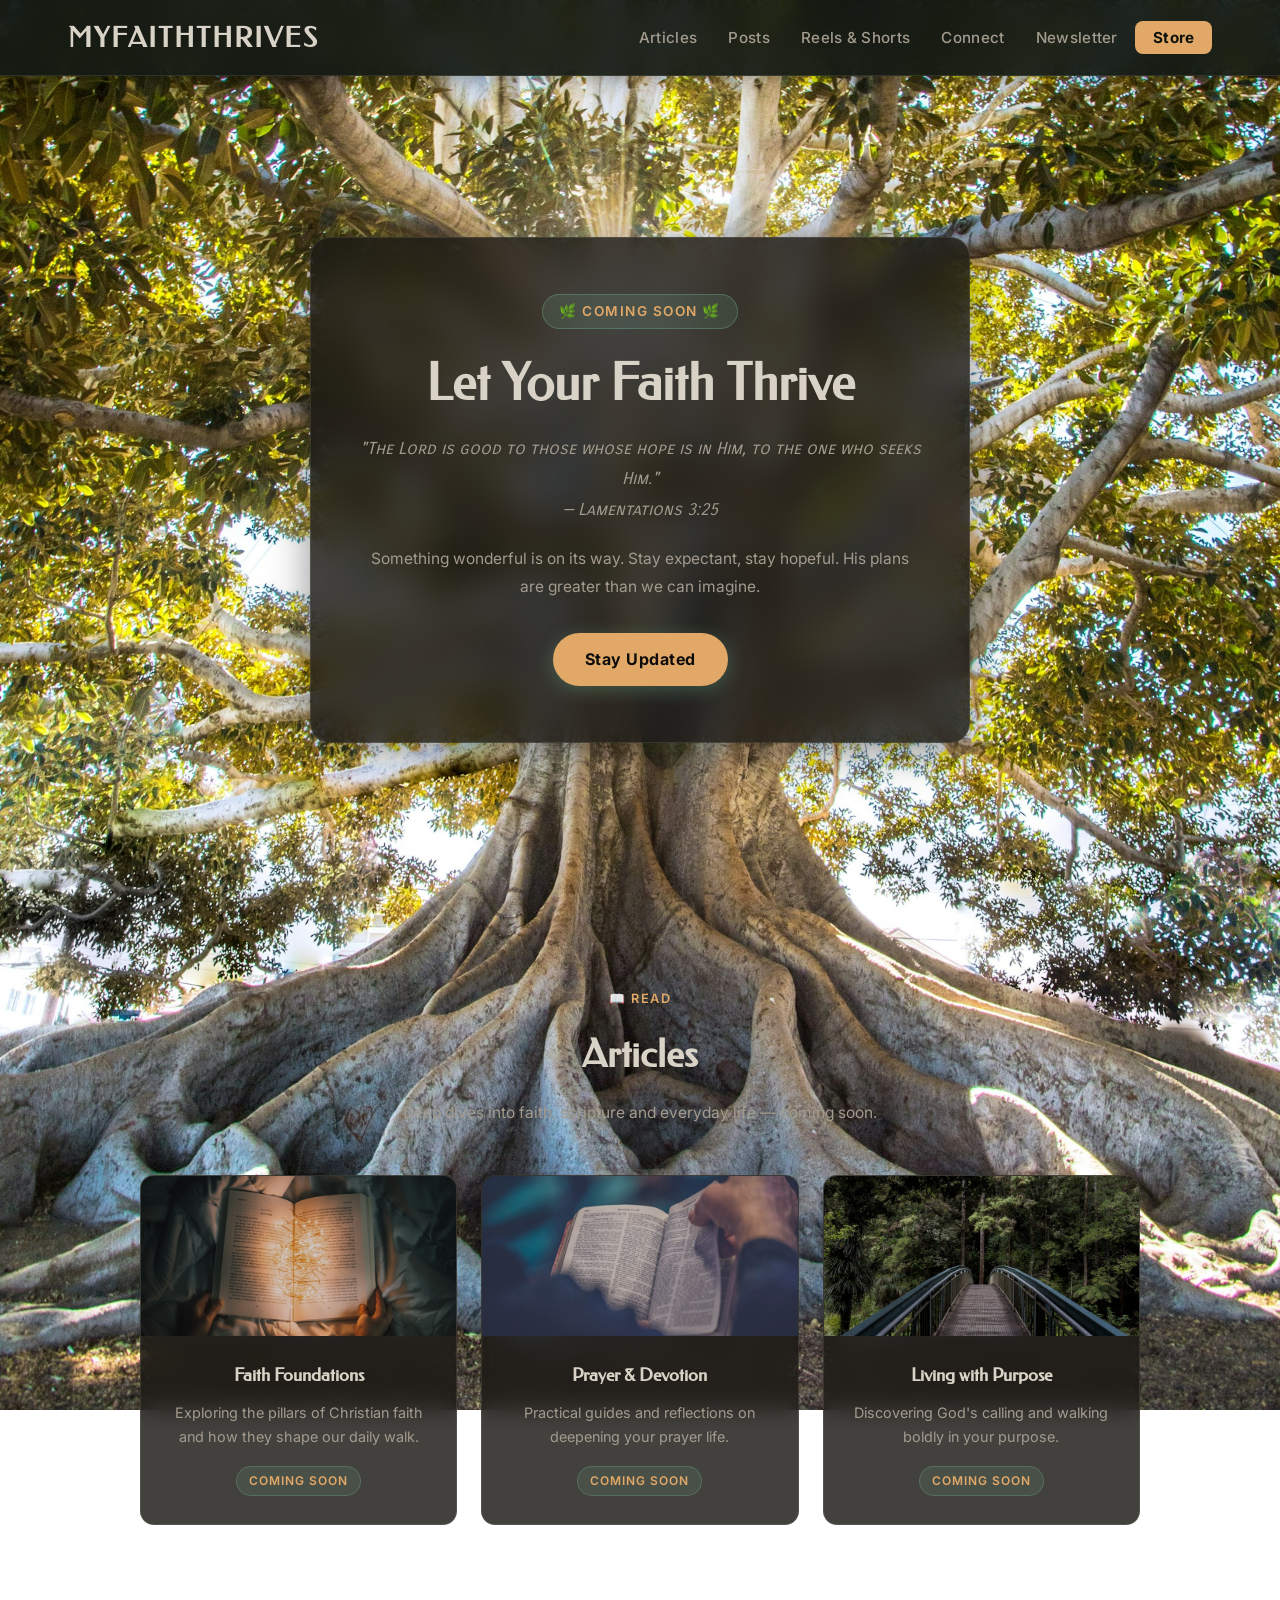
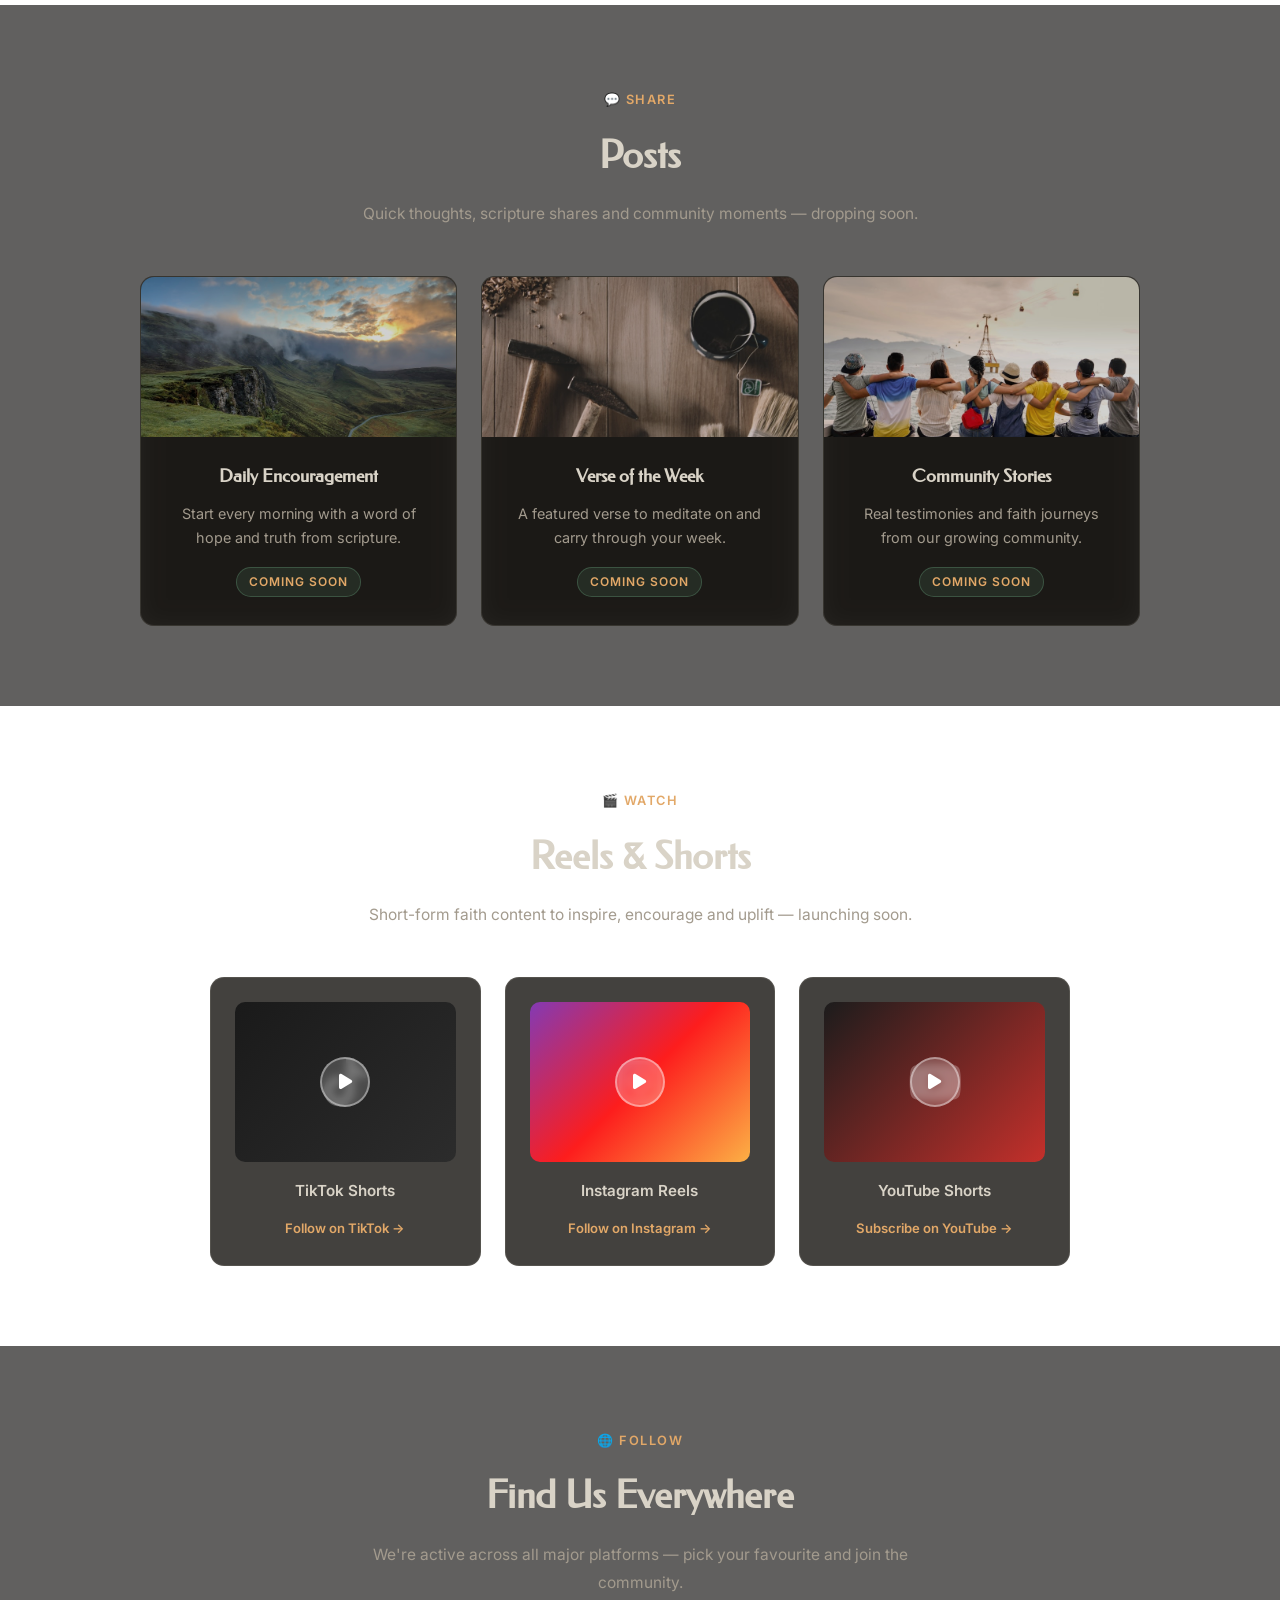
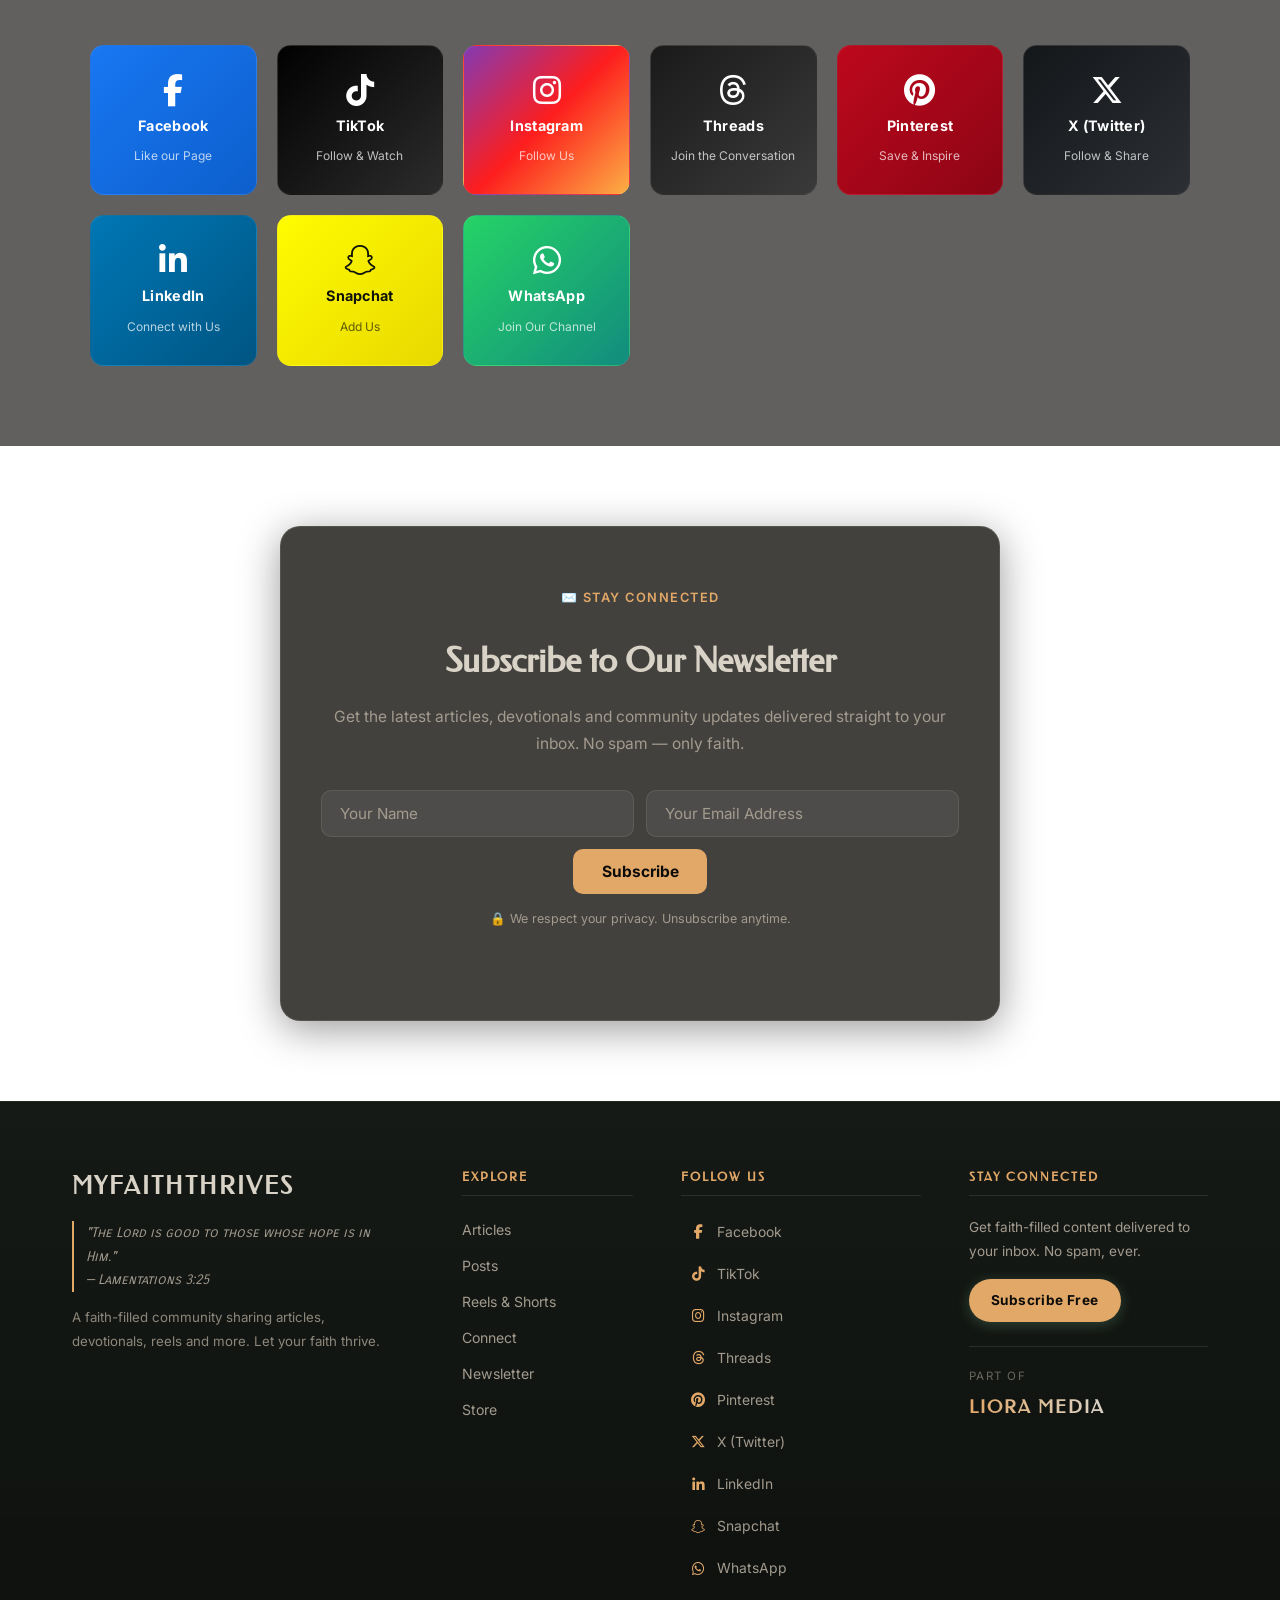
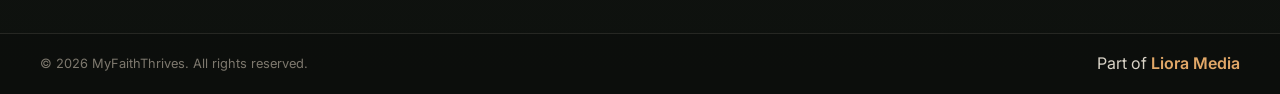
<file: index.html>
<!DOCTYPE html>
<html lang="en">
<head>
    <meta charset="UTF-8">
    <meta name="viewport" content="width=device-width, initial-scale=1.0">
    <title>MyFaithThrives – Faith, Hope & Community</title>
    <meta name="description" content="MyFaithThrives – Inspiring articles, posts, reels and a faith-filled community. Stay connected and let your faith thrive.">

    <!-- External CSS -->
    <link rel="stylesheet" href="style.css">

    <!-- Favicon Links -->
    <link rel="apple-touch-icon" sizes="180x180" href="images/favicon/apple-touch-icon.png">
    <link rel="icon" type="image/png" sizes="32x32" href="images/favicon/favicon-32x32.png">
    <link rel="icon" type="image/png" sizes="16x16" href="images/favicon/favicon-16x16.png">
    <link rel="manifest" href="images/favicon/site.webmanifest">
</head>
<body>

<!-- ═══════════════ HEADER ═══════════════ -->
<header>
    <div class="header-container">
        <a href="index.html" class="logo" aria-label="MyFaithThrives Home">MyFaithThrives</a>
        <button class="hamburger" id="hamburger-btn" aria-label="Toggle Navigation">
            <span class="bar"></span>
            <span class="bar"></span>
            <span class="bar"></span>
        </button>
        <nav class="navbar" id="main-navbar">
            <ul class="nav-menu">
                <li><a href="#articles">Articles</a></li>
                <li><a href="#posts">Posts</a></li>
                <li><a href="#reels">Reels & Shorts</a></li>
                <li><a href="#connect">Connect</a></li>
                <li><a href="#newsletter">Newsletter</a></li>
                <li><a href="store.html" class="nav-store-btn">Store</a></li>
            </ul>
        </nav>
    </div>
</header>

<main>

    <!-- ═══════════════ HERO ═══════════════ -->
    <section class="hero" id="hero">
        <div class="hero-content">
            <span class="hero-tag">🌿 Coming Soon 🌿</span>
            <h2 class="hero-title">Let Your Faith Thrive</h2>
            <p class="hero-scripture">"The Lord is good to those whose hope is in Him, to the one who seeks Him."<br><em>— Lamentations 3:25</em></p>
            <p class="hero-sub">Something wonderful is on its way. Stay expectant, stay hopeful. His plans are greater than we can imagine.</p>
            <a href="#newsletter" class="cta-btn">Stay Updated</a>
        </div>
    </section>

    <!-- ═══════════════ ARTICLES ═══════════════ -->
    <section class="section" id="articles">
        <div class="section-header">
            <span class="section-tag">📖 Read</span>
            <h2 class="section-title">Articles</h2>
            <p class="section-sub">Deep dives into faith, scripture and everyday life — coming soon.</p>
        </div>
        <div class="cards-grid">
            <div class="card placeholder-card">
                <!-- Local: Open Bible -->
                <img class="card-img" src="images/faith/bible.jpg" alt="Open Bible" loading="lazy">
                <div class="card-body">
                    <h3 class="card-title">Faith Foundations</h3>
                    <p class="card-desc">Exploring the pillars of Christian faith and how they shape our daily walk.</p>
                    <span class="card-badge">Coming Soon</span>
                </div>
            </div>
            <div class="card placeholder-card">
                <!-- Local: Praying hands -->
                <img class="card-img" src="images/faith/prayer.jpg" alt="Praying hands" loading="lazy">
                <div class="card-body">
                    <h3 class="card-title">Prayer &amp; Devotion</h3>
                    <p class="card-desc">Practical guides and reflections on deepening your prayer life.</p>
                    <span class="card-badge">Coming Soon</span>
                </div>
            </div>
            <div class="card placeholder-card">
                <!-- Local: Sunrise path -->
                <img class="card-img" src="images/faith/sunrise-path.jpg" alt="Sunrise mountain path" loading="lazy">
                <div class="card-body">
                    <h3 class="card-title">Living with Purpose</h3>
                    <p class="card-desc">Discovering God's calling and walking boldly in your purpose.</p>
                    <span class="card-badge">Coming Soon</span>
                </div>
            </div>
        </div>
    </section>

    <!-- ═══════════════ POSTS ═══════════════ -->
    <section class="section section-alt" id="posts">
        <div class="section-header">
            <span class="section-tag">💬 Share</span>
            <h2 class="section-title">Posts</h2>
            <p class="section-sub">Quick thoughts, scripture shares and community moments — dropping soon.</p>
        </div>
        <div class="cards-grid">
            <div class="card placeholder-card">
                <!-- Local: Golden sunrise -->
                <img class="card-img" src="images/faith/sunrise.jpg" alt="Sunrise landscape" loading="lazy">
                <div class="card-body">
                    <h3 class="card-title">Daily Encouragement</h3>
                    <p class="card-desc">Start every morning with a word of hope and truth from scripture.</p>
                    <span class="card-badge">Coming Soon</span>
                </div>
            </div>
            <div class="card placeholder-card">
                <!-- Local: Handwritten scripture -->
                <img class="card-img" src="images/faith/scripture.jpg" alt="Handwritten scripture" loading="lazy">
                <div class="card-body">
                    <h3 class="card-title">Verse of the Week</h3>
                    <p class="card-desc">A featured verse to meditate on and carry through your week.</p>
                    <span class="card-badge">Coming Soon</span>
                </div>
            </div>
            <div class="card placeholder-card">
                <!-- Local: Community hands -->
                <img class="card-img" src="images/faith/community.jpg" alt="Community together" loading="lazy">
                <div class="card-body">
                    <h3 class="card-title">Community Stories</h3>
                    <p class="card-desc">Real testimonies and faith journeys from our growing community.</p>
                    <span class="card-badge">Coming Soon</span>
                </div>
            </div>
        </div>
    </section>

    <!-- ═══════════════ REELS & SHORTS ═══════════════ -->
    <section class="section" id="reels">
        <div class="section-header">
            <span class="section-tag">🎬 Watch</span>
            <h2 class="section-title">Reels &amp; Shorts</h2>
            <p class="section-sub">Short-form faith content to inspire, encourage and uplift — launching soon.</p>
        </div>
        <div class="reels-grid">
            <div class="reel-card">
                <div class="reel-thumb">
                    <i class="fab fa-tiktok reel-platform-icon"></i>
                    <div class="reel-play"><i class="fas fa-play"></i></div>
                </div>
                <p class="reel-label">TikTok Shorts</p>
                <a href="https://www.tiktok.com/@user8269494801996" target="_blank" class="reel-link">Follow on TikTok →</a>
            </div>
            <div class="reel-card">
                <div class="reel-thumb reel-thumb-ig">
                    <i class="fab fa-instagram reel-platform-icon"></i>
                    <div class="reel-play"><i class="fas fa-play"></i></div>
                </div>
                <p class="reel-label">Instagram Reels</p>
                <a href="https://www.instagram.com/myfaiththrives/" target="_blank" class="reel-link">Follow on Instagram →</a>
            </div>
            <div class="reel-card">
                <div class="reel-thumb reel-thumb-yt">
                    <i class="fab fa-youtube reel-platform-icon"></i>
                    <div class="reel-play"><i class="fas fa-play"></i></div>
                </div>
                <p class="reel-label">YouTube Shorts</p>
                <a href="https://www.youtube.com/@MyFaithThrives" target="_blank" class="reel-link">Subscribe on YouTube →</a>
            </div>
        </div>
    </section>

    <!-- ═══════════════ CONNECT / SOCIALS ═══════════════ -->
    <section class="section section-alt" id="connect">
        <div class="section-header">
            <span class="section-tag">🌐 Follow</span>
            <h2 class="section-title">Find Us Everywhere</h2>
            <p class="section-sub">We're active across all major platforms — pick your favourite and join the community.</p>
        </div>
        <div class="socials-showcase">

            <a href="https://www.facebook.com/profile.php?id=61573263993842" target="_blank" class="social-card facebook-card" aria-label="Facebook">
                <i class="fab fa-facebook-f social-card-icon"></i>
                <span class="social-card-name">Facebook</span>
                <span class="social-card-action">Like our Page</span>
            </a>

            <a href="https://www.tiktok.com/@user8269494801996" target="_blank" class="social-card tiktok-card" aria-label="TikTok">
                <i class="fab fa-tiktok social-card-icon"></i>
                <span class="social-card-name">TikTok</span>
                <span class="social-card-action">Follow &amp; Watch</span>
            </a>

            <a href="https://www.instagram.com/myfaiththrives/" target="_blank" class="social-card instagram-card" aria-label="Instagram">
                <i class="fab fa-instagram social-card-icon"></i>
                <span class="social-card-name">Instagram</span>
                <span class="social-card-action">Follow Us</span>
            </a>

            <a href="https://www.threads.net/@myfaiththrives" target="_blank" class="social-card threads-card" aria-label="Threads">
                <i class="fab fa-threads social-card-icon"></i>
                <span class="social-card-name">Threads</span>
                <span class="social-card-action">Join the Conversation</span>
            </a>

            <a href="https://pinterest.com/myfaiththrives/" target="_blank" class="social-card pinterest-card" aria-label="Pinterest">
                <i class="fab fa-pinterest social-card-icon"></i>
                <span class="social-card-name">Pinterest</span>
                <span class="social-card-action">Save &amp; Inspire</span>
            </a>

            <a href="https://x.com/MyFaith_Thrives" target="_blank" class="social-card x-card" aria-label="X (Twitter)">
                <i class="fa-brands fa-x-twitter social-card-icon"></i>
                <span class="social-card-name">X (Twitter)</span>
                <span class="social-card-action">Follow &amp; Share</span>
            </a>

            <a href="https://www.linkedin.com/in/myfaith-thrives-392418352/" target="_blank" class="social-card linkedin-card" aria-label="LinkedIn">
                <i class="fab fa-linkedin-in social-card-icon"></i>
                <span class="social-card-name">LinkedIn</span>
                <span class="social-card-action">Connect with Us</span>
            </a>

            <a href="https://snapchat.com/t/famUcKud" target="_blank" class="social-card snapchat-card" aria-label="Snapchat">
                <i class="fab fa-snapchat-ghost social-card-icon"></i>
                <span class="social-card-name">Snapchat</span>
                <span class="social-card-action">Add Us</span>
            </a>

            <a href="https://whatsapp.com/channel/0029VbCbQdX2UPBAMTttv30t" target="_blank" class="social-card whatsapp-card" aria-label="WhatsApp Channel">
                <i class="fab fa-whatsapp social-card-icon"></i>
                <span class="social-card-name">WhatsApp</span>
                <span class="social-card-action">Join Our Channel</span>
            </a>

        </div>
    </section>

    <!-- ═══════════════ NEWSLETTER ═══════════════ -->
    <section class="section" id="newsletter">
        <div class="newsletter-box">
            <span class="section-tag">✉️ Stay Connected</span>
            <h2 class="newsletter-title">Subscribe to Our Newsletter</h2>
            <p class="newsletter-sub">Get the latest articles, devotionals and community updates delivered straight to your inbox. No spam — only faith.</p>
            <form class="newsletter-form" id="newsletter-form" novalidate>
                <div class="form-row">
                    <input type="text" id="nl-name" class="nl-input" placeholder="Your Name" aria-label="Your Name" required>
                    <input type="email" id="nl-email" class="nl-input" placeholder="Your Email Address" aria-label="Email Address" required>
                    <button type="submit" class="nl-btn" id="nl-submit-btn">Subscribe</button>
                </div>
                <p class="nl-note">🔒 We respect your privacy. Unsubscribe anytime.</p>
                <p class="nl-success" id="nl-success" aria-live="polite"></p>
            </form>
        </div>
    </section>

</main>

<!-- ═══════════════ FOOTER ═══════════════ -->
<footer>
    <div class="footer-top">
        <div class="footer-grid">

            <!-- Col 1: Brand -->
            <div class="footer-col footer-col-brand">
                <p class="footer-logo">MyFaithThrives</p>
                <p class="footer-tagline">"The Lord is good to those whose hope is in Him."<br><em>— Lamentations 3:25</em></p>
                <p class="footer-desc">A faith-filled community sharing articles, devotionals, reels and more. Let your faith thrive.</p>
            </div>

            <!-- Col 2: Quick Links -->
            <div class="footer-col">
                <h4 class="footer-col-title">Explore</h4>
                <ul class="footer-links">
                    <li><a href="index.html#articles">Articles</a></li>
                    <li><a href="index.html#posts">Posts</a></li>
                    <li><a href="index.html#reels">Reels &amp; Shorts</a></li>
                    <li><a href="index.html#connect">Connect</a></li>
                    <li><a href="index.html#newsletter">Newsletter</a></li>
                    <li><a href="store.html">Store</a></li>
                </ul>
            </div>

            <!-- Col 3: Follow Us -->
            <div class="footer-col">
                <h4 class="footer-col-title">Follow Us</h4>
                <div class="footer-socials-grid">
                    <a href="https://www.facebook.com/profile.php?id=61573263993842" target="_blank" class="footer-social-link" aria-label="Facebook">
                        <i class="fab fa-facebook-f"></i> Facebook
                    </a>
                    <a href="https://www.tiktok.com/@user8269494801996" target="_blank" class="footer-social-link" aria-label="TikTok">
                        <i class="fab fa-tiktok"></i> TikTok
                    </a>
                    <a href="https://www.instagram.com/myfaiththrives/" target="_blank" class="footer-social-link" aria-label="Instagram">
                        <i class="fab fa-instagram"></i> Instagram
                    </a>
                    <a href="https://www.threads.net/@myfaiththrives" target="_blank" class="footer-social-link" aria-label="Threads">
                        <i class="fab fa-threads"></i> Threads
                    </a>
                    <a href="https://pinterest.com/myfaiththrives/" target="_blank" class="footer-social-link" aria-label="Pinterest">
                        <i class="fab fa-pinterest"></i> Pinterest
                    </a>
                    <a href="https://x.com/MyFaith_Thrives" target="_blank" class="footer-social-link" aria-label="X">
                        <i class="fa-brands fa-x-twitter"></i> X (Twitter)
                    </a>
                    <a href="https://www.linkedin.com/in/myfaith-thrives-392418352/" target="_blank" class="footer-social-link" aria-label="LinkedIn">
                        <i class="fab fa-linkedin-in"></i> LinkedIn
                    </a>
                    <a href="https://snapchat.com/t/famUcKud" target="_blank" class="footer-social-link" aria-label="Snapchat">
                        <i class="fab fa-snapchat-ghost"></i> Snapchat
                    </a>
                    <a href="https://whatsapp.com/channel/0029VbCbQdX2UPBAMTttv30t" target="_blank" class="footer-social-link" aria-label="WhatsApp Channel">
                        <i class="fab fa-whatsapp"></i> WhatsApp
                    </a>
                </div>
            </div>

            <!-- Col 4: Stay Connected -->
            <div class="footer-col">
                <h4 class="footer-col-title">Stay Connected</h4>
                <p class="footer-connect-text">Get faith-filled content delivered to your inbox. No spam, ever.</p>
                <a href="#newsletter" class="footer-subscribe-btn">Subscribe Free</a>
                <div class="footer-divider-sm"></div>
                <p class="footer-liora-col">Part of</p>
                <a href="https://askhope.github.io/lioralanding/" target="_blank" rel="noopener noreferrer" class="footer-liora-link" aria-label="Liora Media">
                    <span class="footer-liora-name">Liora Media</span>
                </a>
            </div>

        </div>
    </div>

    <!-- Bottom Bar -->
    <div class="footer-bottom">
        <div class="footer-bottom-inner">
            <p class="footer-copy">&copy; 2026 MyFaithThrives. All rights reserved.</p>
            <p class="footer-liora-inline">Part of <a href="https://askhope.github.io/lioralanding/" target="_blank" rel="noopener noreferrer">Liora Media</a></p>
        </div>
    </div>
</footer>

<script>
    // ── Hamburger toggle ──
    document.addEventListener("DOMContentLoaded", () => {
        const hamburger = document.getElementById("hamburger-btn");
        const navbar    = document.getElementById("main-navbar");

        hamburger.addEventListener("click", () => {
            hamburger.classList.toggle("active");
            navbar.classList.toggle("active");
        });

        // Close menu when a nav link is clicked
        document.querySelectorAll(".nav-menu a").forEach(link => {
            link.addEventListener("click", () => {
                hamburger.classList.remove("active");
                navbar.classList.remove("active");
            });
        });

        // ── Newsletter form ──
        const form    = document.getElementById("newsletter-form");
        const success = document.getElementById("nl-success");

        form.addEventListener("submit", (e) => {
            e.preventDefault();
            const name  = document.getElementById("nl-name").value.trim();
            const email = document.getElementById("nl-email").value.trim();

            if (!name || !email) {
                success.textContent = "⚠️ Please fill in both fields.";
                success.style.color = "#e87676";
                return;
            }
            if (!/^[^\s@]+@[^\s@]+\.[^\s@]+$/.test(email)) {
                success.textContent = "⚠️ Please enter a valid email address.";
                success.style.color = "#e87676";
                return;
            }

            success.textContent = `🙏 Thank you, ${name}! You're on the list. God bless you!`;
            success.style.color = "#7ecb9b";
            form.reset();
        });
    });
</script>
</body>
</html>
</file>
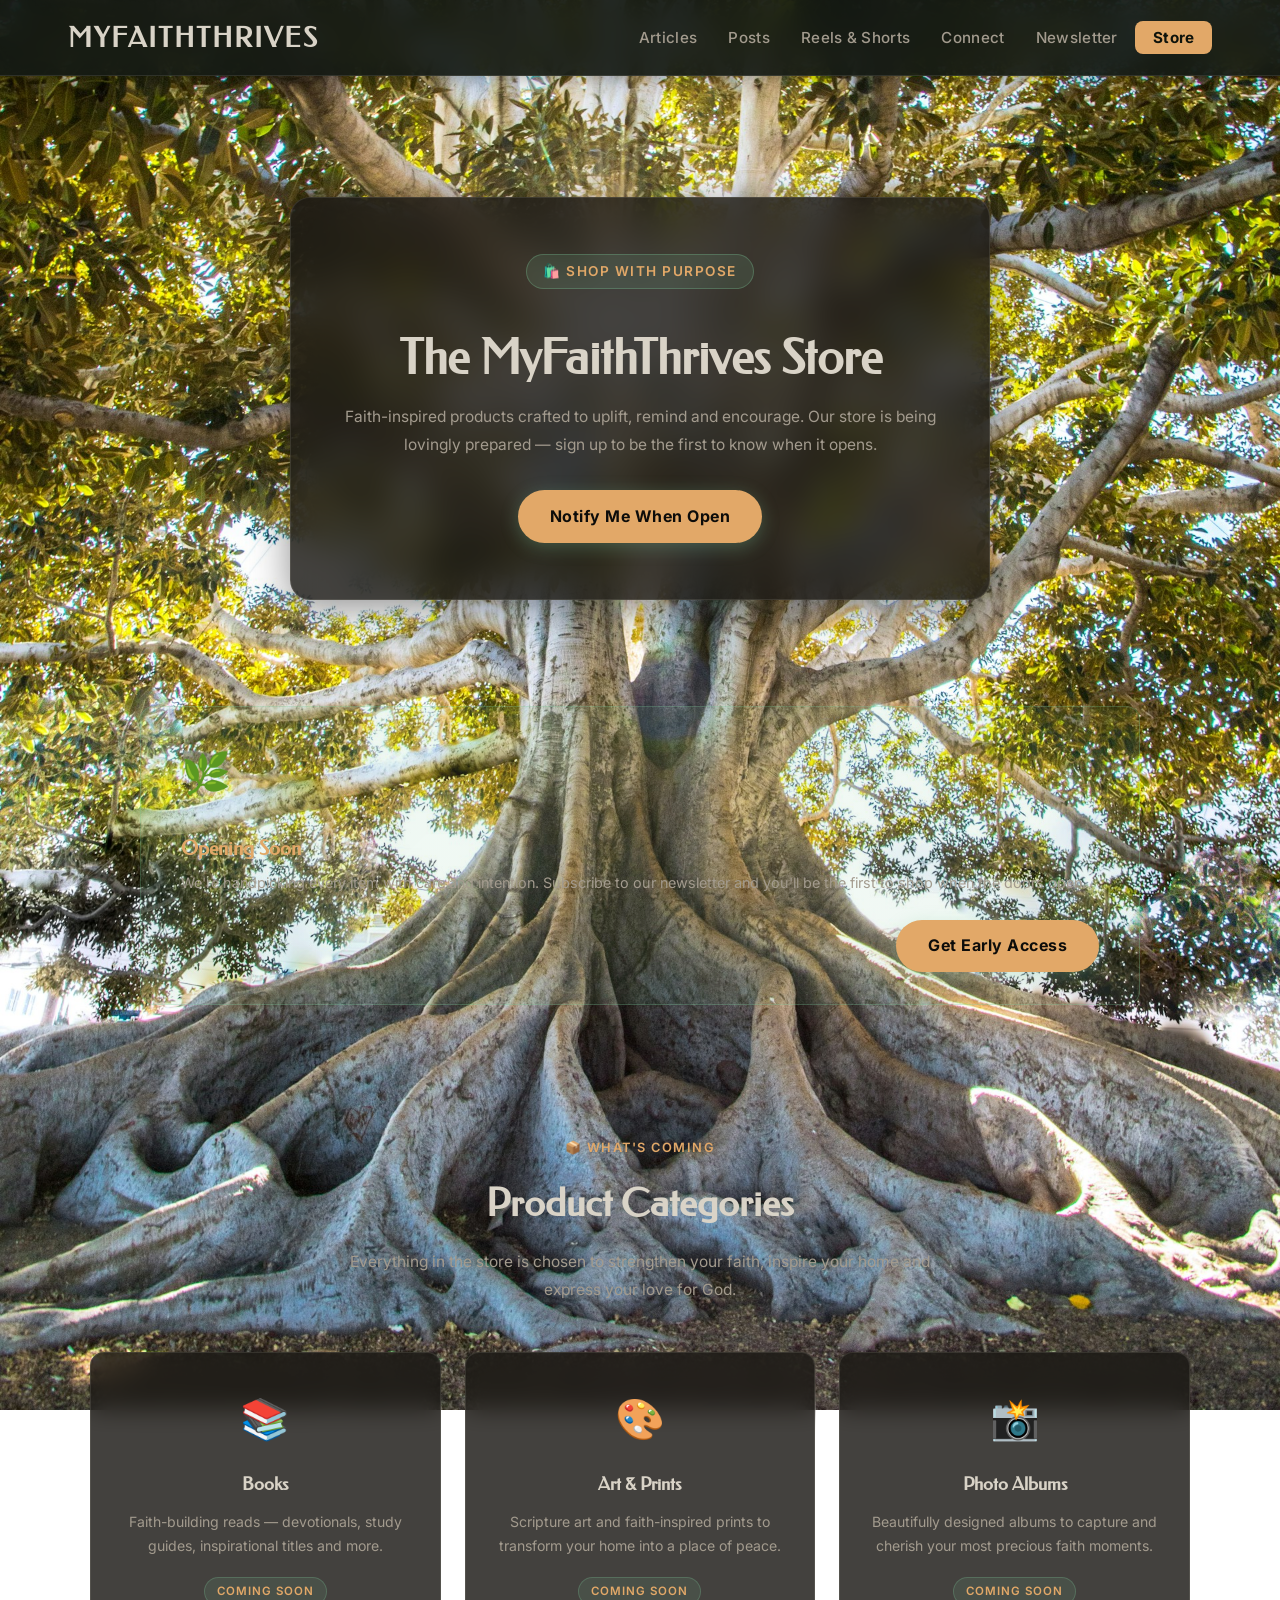
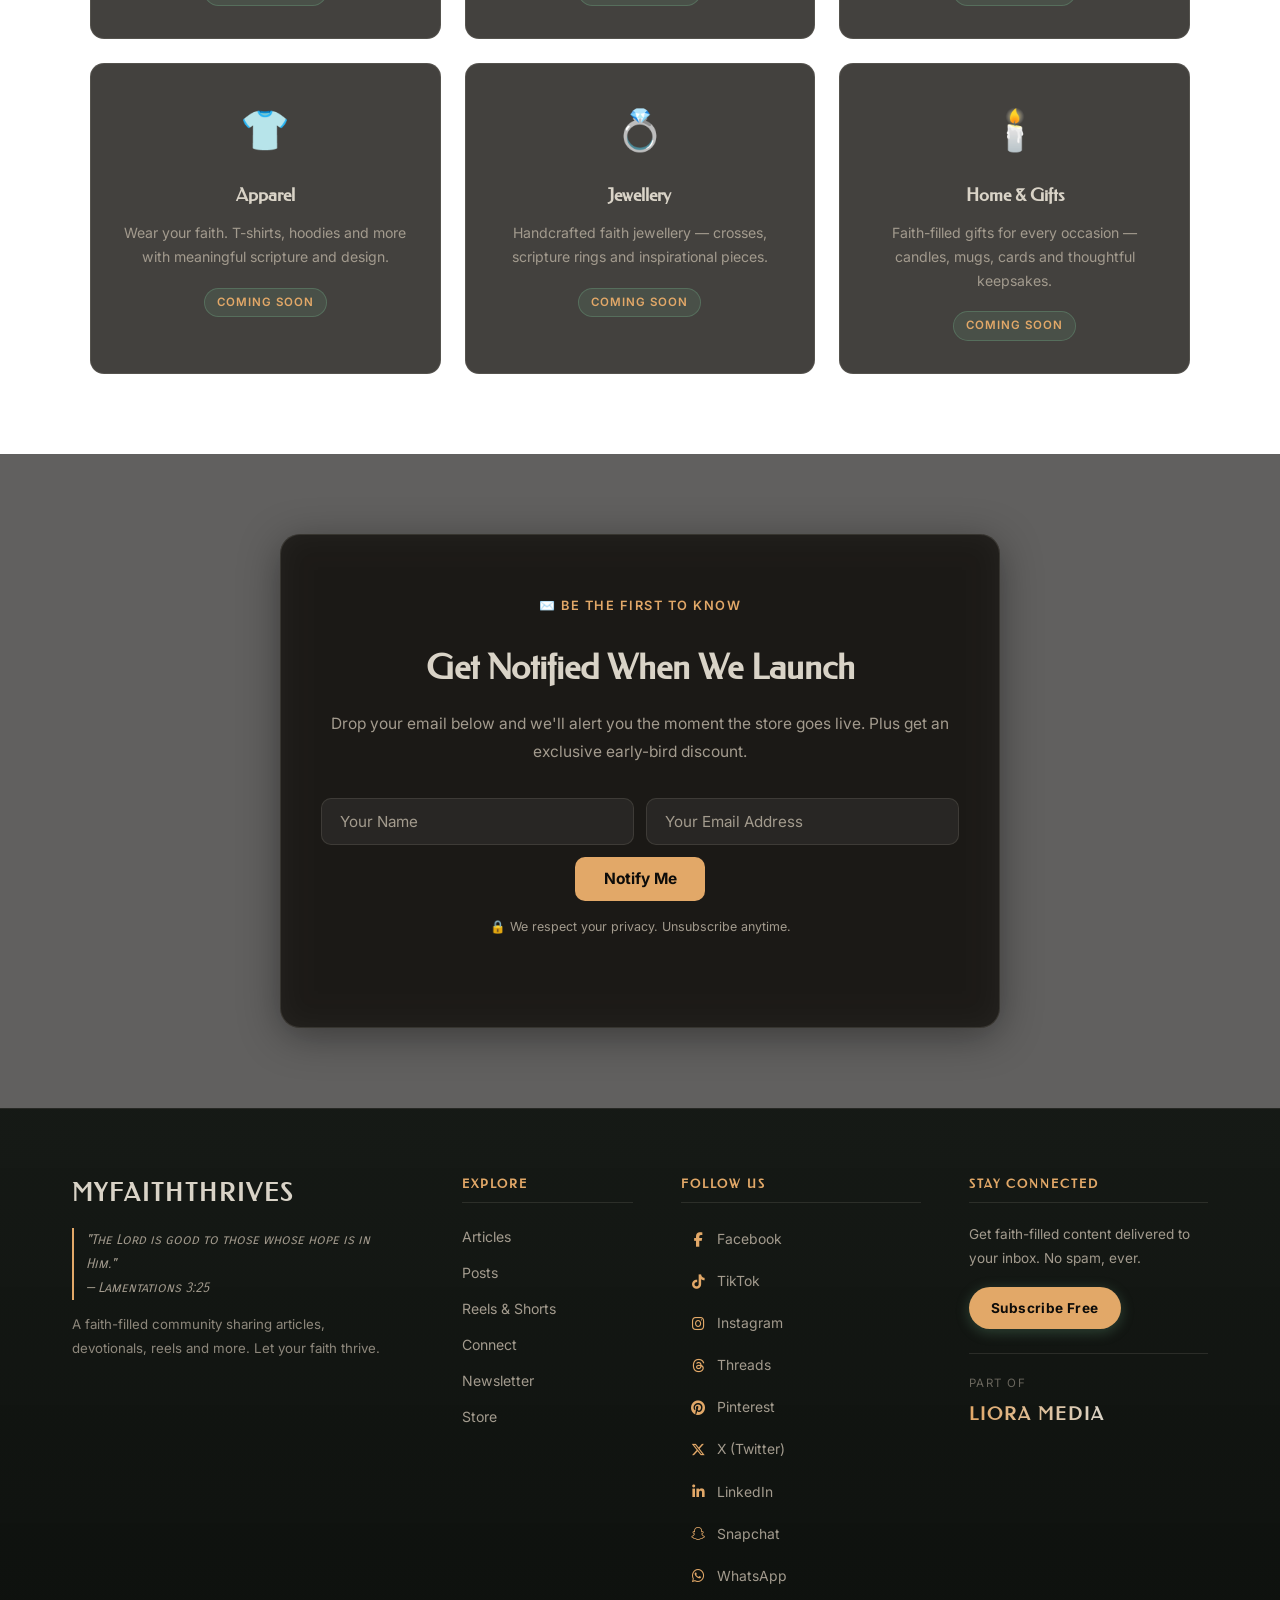
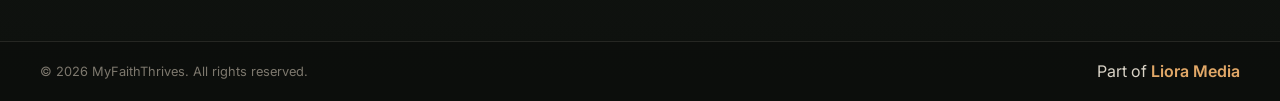
<file: store.html>
<!DOCTYPE html>
<html lang="en">
<head>
    <meta charset="UTF-8">
    <meta name="viewport" content="width=device-width, initial-scale=1.0">
    <title>Store – MyFaithThrives</title>
    <meta name="description" content="Shop faith-inspired merchandise from MyFaithThrives — books, art, apparel, jewellery and more. Coming soon.">

    <link rel="stylesheet" href="style.css">

    <!-- Favicon Links -->
    <link rel="apple-touch-icon" sizes="180x180" href="images/favicon/apple-touch-icon.png">
    <link rel="icon" type="image/png" sizes="32x32" href="images/favicon/favicon-32x32.png">
    <link rel="icon" type="image/png" sizes="16x16" href="images/favicon/favicon-16x16.png">
    <link rel="manifest" href="images/favicon/site.webmanifest">
</head>
<body>

<!-- ═══════════════ HEADER ═══════════════ -->
<header>
    <div class="header-container">
        <a href="index.html" class="logo" aria-label="MyFaithThrives Home">MyFaithThrives</a>
        <button class="hamburger" id="hamburger-btn" aria-label="Toggle Navigation">
            <span class="bar"></span>
            <span class="bar"></span>
            <span class="bar"></span>
        </button>
        <nav class="navbar" id="main-navbar">
            <ul class="nav-menu">
                <li><a href="index.html#articles">Articles</a></li>
                <li><a href="index.html#posts">Posts</a></li>
                <li><a href="index.html#reels">Reels &amp; Shorts</a></li>
                <li><a href="index.html#connect">Connect</a></li>
                <li><a href="index.html#newsletter">Newsletter</a></li>
                <li><a href="store.html" class="nav-store-btn" aria-current="page">Store</a></li>
            </ul>
        </nav>
    </div>
</header>

<main>

    <!-- ═══════════════ STORE HERO ═══════════════ -->
    <section class="store-hero">
        <div class="store-hero-content">
            <span class="hero-tag">🛍️ Shop With Purpose</span>
            <h1 class="store-hero-title">The MyFaithThrives Store</h1>
            <p class="store-hero-sub">Faith-inspired products crafted to uplift, remind and encourage. Our store is being lovingly prepared — sign up to be the first to know when it opens.</p>
            <a href="index.html#newsletter" class="cta-btn">Notify Me When Open</a>
        </div>
    </section>

    <!-- ═══════════════ COMING SOON BANNER ═══════════════ -->
    <section class="store-banner">
        <div class="store-banner-inner">
            <div class="store-banner-icon">🌿</div>
            <div>
                <h2 class="store-banner-title">Opening Soon</h2>
                <p class="store-banner-text">We're handpicking every item with care and intention. Subscribe to our newsletter and you'll be the first to shop when the doors open.</p>
            </div>
            <a href="index.html#newsletter" class="cta-btn store-banner-btn">Get Early Access</a>
        </div>
    </section>

    <!-- ═══════════════ CATEGORIES ═══════════════ -->
    <section class="section" id="categories">
        <div class="section-header">
            <span class="section-tag">📦 What's Coming</span>
            <h2 class="section-title">Product Categories</h2>
            <p class="section-sub">Everything in the store is chosen to strengthen your faith, inspire your home and express your love for God.</p>
        </div>
        <div class="store-categories">

            <div class="store-cat-card">
                <div class="store-cat-icon">📚</div>
                <h3 class="store-cat-title">Books</h3>
                <p class="store-cat-desc">Faith-building reads — devotionals, study guides, inspirational titles and more.</p>
                <span class="store-cat-badge">Coming Soon</span>
            </div>

            <div class="store-cat-card">
                <div class="store-cat-icon">🎨</div>
                <h3 class="store-cat-title">Art &amp; Prints</h3>
                <p class="store-cat-desc">Scripture art and faith-inspired prints to transform your home into a place of peace.</p>
                <span class="store-cat-badge">Coming Soon</span>
            </div>

            <div class="store-cat-card">
                <div class="store-cat-icon">📸</div>
                <h3 class="store-cat-title">Photo Albums</h3>
                <p class="store-cat-desc">Beautifully designed albums to capture and cherish your most precious faith moments.</p>
                <span class="store-cat-badge">Coming Soon</span>
            </div>

            <div class="store-cat-card">
                <div class="store-cat-icon">👕</div>
                <h3 class="store-cat-title">Apparel</h3>
                <p class="store-cat-desc">Wear your faith. T-shirts, hoodies and more with meaningful scripture and design.</p>
                <span class="store-cat-badge">Coming Soon</span>
            </div>

            <div class="store-cat-card">
                <div class="store-cat-icon">💍</div>
                <h3 class="store-cat-title">Jewellery</h3>
                <p class="store-cat-desc">Handcrafted faith jewellery — crosses, scripture rings and inspirational pieces.</p>
                <span class="store-cat-badge">Coming Soon</span>
            </div>

            <div class="store-cat-card">
                <div class="store-cat-icon">🕯️</div>
                <h3 class="store-cat-title">Home &amp; Gifts</h3>
                <p class="store-cat-desc">Faith-filled gifts for every occasion — candles, mugs, cards and thoughtful keepsakes.</p>
                <span class="store-cat-badge">Coming Soon</span>
            </div>

        </div>
    </section>

    <!-- ═══════════════ NOTIFY CTA ═══════════════ -->
    <section class="section section-alt" id="store-notify">
        <div class="newsletter-box">
            <span class="section-tag">✉️ Be the First to Know</span>
            <h2 class="newsletter-title">Get Notified When We Launch</h2>
            <p class="newsletter-sub">Drop your email below and we'll alert you the moment the store goes live. Plus get an exclusive early-bird discount.</p>
            <form class="newsletter-form" id="store-notify-form" novalidate>
                <div class="form-row">
                    <input type="text" id="sn-name" class="nl-input" placeholder="Your Name" aria-label="Your Name" required>
                    <input type="email" id="sn-email" class="nl-input" placeholder="Your Email Address" aria-label="Email Address" required>
                    <button type="submit" class="nl-btn" id="sn-submit-btn">Notify Me</button>
                </div>
                <p class="nl-note">🔒 We respect your privacy. Unsubscribe anytime.</p>
                <p class="nl-success" id="sn-success" aria-live="polite"></p>
            </form>
        </div>
    </section>

</main>

<!-- ═══════════════ FOOTER ═══════════════ -->
<footer>
    <div class="footer-top">
        <div class="footer-grid">

            <!-- Col 1: Brand -->
            <div class="footer-col footer-col-brand">
                <p class="footer-logo">MyFaithThrives</p>
                <p class="footer-tagline">"The Lord is good to those whose hope is in Him."<br><em>— Lamentations 3:25</em></p>
                <p class="footer-desc">A faith-filled community sharing articles, devotionals, reels and more. Let your faith thrive.</p>
            </div>

            <!-- Col 2: Quick Links -->
            <div class="footer-col">
                <h4 class="footer-col-title">Explore</h4>
                <ul class="footer-links">
                    <li><a href="index.html#articles">Articles</a></li>
                    <li><a href="index.html#posts">Posts</a></li>
                    <li><a href="index.html#reels">Reels &amp; Shorts</a></li>
                    <li><a href="index.html#connect">Connect</a></li>
                    <li><a href="index.html#newsletter">Newsletter</a></li>
                    <li><a href="store.html">Store</a></li>
                </ul>
            </div>

            <!-- Col 3: Follow Us -->
            <div class="footer-col">
                <h4 class="footer-col-title">Follow Us</h4>
                <div class="footer-socials-grid">
                    <a href="https://www.facebook.com/profile.php?id=61573263993842" target="_blank" class="footer-social-link" aria-label="Facebook"><i class="fab fa-facebook-f"></i> Facebook</a>
                    <a href="https://www.tiktok.com/@user8269494801996" target="_blank" class="footer-social-link" aria-label="TikTok"><i class="fab fa-tiktok"></i> TikTok</a>
                    <a href="https://www.instagram.com/myfaiththrives/" target="_blank" class="footer-social-link" aria-label="Instagram"><i class="fab fa-instagram"></i> Instagram</a>
                    <a href="https://www.threads.net/@myfaiththrives" target="_blank" class="footer-social-link" aria-label="Threads"><i class="fab fa-threads"></i> Threads</a>
                    <a href="https://pinterest.com/myfaiththrives/" target="_blank" class="footer-social-link" aria-label="Pinterest"><i class="fab fa-pinterest"></i> Pinterest</a>
                    <a href="https://x.com/MyFaith_Thrives" target="_blank" class="footer-social-link" aria-label="X"><i class="fa-brands fa-x-twitter"></i> X (Twitter)</a>
                    <a href="https://www.linkedin.com/in/myfaith-thrives-392418352/" target="_blank" class="footer-social-link" aria-label="LinkedIn"><i class="fab fa-linkedin-in"></i> LinkedIn</a>
                    <a href="https://snapchat.com/t/famUcKud" target="_blank" class="footer-social-link" aria-label="Snapchat"><i class="fab fa-snapchat-ghost"></i> Snapchat</a>
                    <a href="https://whatsapp.com/channel/0029VbCbQdX2UPBAMTttv30t" target="_blank" class="footer-social-link" aria-label="WhatsApp Channel"><i class="fab fa-whatsapp"></i> WhatsApp</a>
                </div>
            </div>

            <!-- Col 4: Stay Connected -->
            <div class="footer-col">
                <h4 class="footer-col-title">Stay Connected</h4>
                <p class="footer-connect-text">Get faith-filled content delivered to your inbox. No spam, ever.</p>
                <a href="index.html#newsletter" class="footer-subscribe-btn">Subscribe Free</a>
                <div class="footer-divider-sm"></div>
                <p class="footer-liora-col">Part of</p>
                <a href="https://askhope.github.io/lioralanding/" target="_blank" rel="noopener noreferrer" class="footer-liora-link" aria-label="Liora Media">
                    <span class="footer-liora-name">Liora Media</span>
                </a>
            </div>

        </div>
    </div>

    <!-- Bottom Bar -->
    <div class="footer-bottom">
        <div class="footer-bottom-inner">
            <p class="footer-copy">&copy; 2026 MyFaithThrives. All rights reserved.</p>
            <p class="footer-liora-inline">Part of <a href="https://askhope.github.io/lioralanding/" target="_blank" rel="noopener noreferrer">Liora Media</a></p>
        </div>
    </div>
</footer>

<script>
    // ── Hamburger toggle ──
    document.addEventListener("DOMContentLoaded", () => {
        const hamburger = document.getElementById("hamburger-btn");
        const navbar    = document.getElementById("main-navbar");

        hamburger.addEventListener("click", () => {
            hamburger.classList.toggle("active");
            navbar.classList.toggle("active");
        });

        document.querySelectorAll(".nav-menu a").forEach(link => {
            link.addEventListener("click", () => {
                hamburger.classList.remove("active");
                navbar.classList.remove("active");
            });
        });

        // ── Store notify form ──
        const form    = document.getElementById("store-notify-form");
        const success = document.getElementById("sn-success");

        form.addEventListener("submit", (e) => {
            e.preventDefault();
            const name  = document.getElementById("sn-name").value.trim();
            const email = document.getElementById("sn-email").value.trim();

            if (!name || !email) {
                success.textContent = "⚠️ Please fill in both fields.";
                success.style.color = "#e87676";
                return;
            }
            if (!/^[^\s@]+@[^\s@]+\.[^\s@]+$/.test(email)) {
                success.textContent = "⚠️ Please enter a valid email address.";
                success.style.color = "#e87676";
                return;
            }

            success.textContent = `🙏 You're on the list, ${name}! We'll let you know the moment we launch.`;
            success.style.color = "#7ecb9b";
            form.reset();
        });
    });
</script>
</body>
</html>
</file>
<file: style.css>
/* ═══════════════════════════════════════
   MyFaithThrives – style.css
   ═══════════════════════════════════════ */

@import url('https://fonts.googleapis.com/css2?family=Carrois+Gothic+SC&family=Federo&family=Inter:wght@300;400;500;600;700&display=swap');
@import url('https://cdnjs.cloudflare.com/ajax/libs/font-awesome/6.4.2/css/all.min.css');

/* ── CSS Variables ── */
:root {
    --eerie-black:      #1a1814;
    --drab-dark-brown:  #382e21;
    --night:            #0d0c0a;
    --battleship-gray:  #a39b8e;
    --ash-gray:         #d9d3c7;
    --accent-green:     #e2a868; /* Golden sunrise accent */
    --accent-green-dark:#bf8547;
    --card-bg:          rgba(26, 24, 20, 0.82);
    --card-border:      rgba(217, 211, 199, 0.12);
    --section-alt-bg:   rgba(13, 12, 10, 0.65);
    --radius-md:        14px;
    --radius-lg:        20px;
    --transition:       0.3s ease;
}

/* ── Global Reset ── */
*, *::before, *::after {
    margin: 0;
    padding: 0;
    box-sizing: border-box;
}

html { scroll-behavior: smooth; }

body {
    /* Locally stored Unsplash background */
    background: url('images/faith/background.jpg') no-repeat center center / cover fixed;
    color: var(--ash-gray);
    line-height: 1.7;
    min-height: 100vh;
    display: flex;
    flex-direction: column;
    font-family: 'Inter', 'Carrois Gothic SC', sans-serif;
}

/* ════════════════════════════════════════
   HEADER
   ════════════════════════════════════════ */
header {
    background-color: rgba(20, 26, 20, 0.92);
    backdrop-filter: blur(12px);
    -webkit-backdrop-filter: blur(12px);
    padding: 0.85rem 0;
    position: sticky;
    top: 0;
    z-index: 1000;
    box-shadow: 0 2px 20px rgba(0, 0, 0, 0.35);
    border-bottom: 1px solid var(--card-border);
}

.header-container {
    display: flex;
    justify-content: space-between;
    align-items: center;
    padding: 0 1.75rem;
    max-width: 1200px;
    margin: 0 auto;
}

.logo {
    font-family: 'Federo', serif;
    font-size: 1.75rem;
    font-weight: 700;
    color: var(--ash-gray);
    text-transform: uppercase;
    letter-spacing: 2px;
    text-decoration: none;
}

/* Navigation */
.navbar { background: transparent; }

.nav-menu {
    display: flex;
    align-items: center;
    gap: 0.25rem;
    list-style: none;
}

.nav-menu a {
    color: var(--battleship-gray);
    text-decoration: none;
    font-size: 0.95rem;
    font-weight: 500;
    padding: 0.45rem 0.85rem;
    border-radius: 8px;
    transition: color var(--transition), background var(--transition);
    letter-spacing: 0.3px;
}

.nav-menu a:hover {
    color: var(--ash-gray);
    background: rgba(174, 179, 175, 0.1);
}

.nav-store-btn {
    background: var(--accent-green) !important;
    color: #0f130b !important;
    font-weight: 700 !important;
    padding: 0.45rem 1.1rem !important;
    border-radius: 8px !important;
    transition: background var(--transition) !important;
}
.nav-store-btn:hover {
    background: var(--accent-green-dark) !important;
    color: #fff !important;
}

/* Hamburger */
.hamburger {
    display: none;
    background: none;
    border: none;
    cursor: pointer;
    padding: 0.5rem;
}
.bar {
    display: block;
    width: 25px;
    height: 2.5px;
    margin: 5px auto;
    background-color: var(--ash-gray);
    border-radius: 3px;
    transition: all 0.3s ease;
}
.hamburger.active .bar:nth-child(1) { transform: translateY(7.5px) rotate(45deg); }
.hamburger.active .bar:nth-child(2) { opacity: 0; }
.hamburger.active .bar:nth-child(3) { transform: translateY(-7.5px) rotate(-45deg); }

/* ════════════════════════════════════════
   MAIN
   ════════════════════════════════════════ */
main {
    flex: 1;
    display: flex;
    flex-direction: column;
}

/* ════════════════════════════════════════
   HERO
   ════════════════════════════════════════ */
.hero {
    display: flex;
    align-items: center;
    justify-content: center;
    min-height: 92vh;
    text-align: center;
    padding: 3rem 1.5rem;
}

.hero-content {
    background: var(--card-bg);
    backdrop-filter: blur(16px);
    -webkit-backdrop-filter: blur(16px);
    border: 1px solid var(--card-border);
    border-radius: var(--radius-lg);
    padding: 3.5rem 3rem;
    max-width: 660px;
    width: 100%;
    box-shadow: 0 8px 40px rgba(0,0,0,0.45);
    animation: fadeUp 0.8s ease both;
}

.hero-tag {
    display: inline-block;
    font-size: 0.85rem;
    font-weight: 600;
    letter-spacing: 1.5px;
    text-transform: uppercase;
    color: var(--accent-green);
    background: rgba(126, 203, 155, 0.12);
    border: 1px solid rgba(126, 203, 155, 0.3);
    padding: 0.3rem 1rem;
    border-radius: 50px;
    margin-bottom: 1.5rem;
}

.hero-title {
    font-family: 'Federo', serif;
    font-size: clamp(2rem, 5vw, 3.2rem);
    color: var(--ash-gray);
    margin-bottom: 1.25rem;
    line-height: 1.2;
}

.hero-scripture {
    font-family: 'Carrois Gothic SC', sans-serif;
    font-size: 1.05rem;
    font-style: italic;
    color: var(--battleship-gray);
    margin-bottom: 1.25rem;
    line-height: 1.8;
}

.hero-sub {
    font-size: 0.97rem;
    color: var(--battleship-gray);
    margin-bottom: 2rem;
    line-height: 1.8;
}

.cta-btn {
    display: inline-block;
    background: var(--accent-green);
    color: var(--night);
    font-weight: 700;
    font-size: 1rem;
    padding: 0.8rem 2rem;
    border-radius: 50px;
    text-decoration: none;
    letter-spacing: 0.5px;
    transition: background var(--transition), transform var(--transition), box-shadow var(--transition);
    box-shadow: 0 4px 18px rgba(126, 203, 155, 0.3);
}
.cta-btn:hover {
    background: var(--accent-green-dark);
    color: #fff;
    transform: translateY(-2px);
    box-shadow: 0 8px 28px rgba(126, 203, 155, 0.45);
}

/* ════════════════════════════════════════
   SECTIONS
   ════════════════════════════════════════ */
.section {
    padding: 5rem 1.5rem;
}

.section-alt {
    background: var(--section-alt-bg);
    backdrop-filter: blur(6px);
}

.section-header {
    text-align: center;
    max-width: 620px;
    margin: 0 auto 3rem;
}

.section-tag {
    display: inline-block;
    font-size: 0.8rem;
    font-weight: 600;
    letter-spacing: 1.5px;
    text-transform: uppercase;
    color: var(--accent-green);
    margin-bottom: 0.75rem;
}

.section-title {
    font-family: 'Federo', serif;
    font-size: clamp(1.6rem, 3vw, 2.4rem);
    color: var(--ash-gray);
    margin-bottom: 0.75rem;
}

.section-sub {
    font-size: 0.97rem;
    color: var(--battleship-gray);
    line-height: 1.8;
}

/* ── Cards Grid ── */
.cards-grid {
    display: grid;
    grid-template-columns: repeat(auto-fit, minmax(260px, 1fr));
    gap: 1.5rem;
    max-width: 1000px;
    margin: 0 auto;
}

.card {
    background: var(--card-bg);
    backdrop-filter: blur(12px);
    -webkit-backdrop-filter: blur(12px);
    border: 1px solid var(--card-border);
    border-radius: var(--radius-md);
    overflow: hidden;
    text-align: center;
    transition: transform var(--transition), box-shadow var(--transition), border-color var(--transition);
    animation: fadeUp 0.6s ease both;
}
.card:hover {
    transform: translateY(-6px);
    box-shadow: 0 12px 36px rgba(0,0,0,0.4);
    border-color: rgba(126, 203, 155, 0.3);
}

/* Card image from Unsplash */
.card-img {
    width: 100%;
    height: 160px;
    object-fit: cover;
    display: block;
    filter: brightness(0.82) saturate(0.9);
    transition: filter var(--transition), transform 0.5s ease;
}
.card:hover .card-img {
    filter: brightness(0.9) saturate(1.05);
    transform: scale(1.04);
}

.card-body {
    padding: 1.5rem 1.5rem 1.75rem;
}

.card-icon {
    font-size: 2.2rem;
    margin-bottom: 1rem;
}

.card h3.card-title {
    font-family: 'Federo', serif;
    font-size: 1.15rem;
    color: var(--ash-gray);
    margin-bottom: 0.6rem;
    background: none;
    box-shadow: none;
    padding: 0;
    width: auto;
    max-width: none;
    backdrop-filter: none;
    border-radius: 0;
    text-align: center;
}

.card-desc {
    font-size: 0.9rem;
    color: var(--battleship-gray);
    line-height: 1.7;
    margin-bottom: 1rem;
}

.card-badge {
    display: inline-block;
    font-size: 0.75rem;
    font-weight: 600;
    letter-spacing: 1px;
    text-transform: uppercase;
    color: var(--accent-green);
    background: rgba(126, 203, 155, 0.1);
    border: 1px solid rgba(126, 203, 155, 0.25);
    padding: 0.25rem 0.75rem;
    border-radius: 50px;
}

/* ── Reels Grid ── */
.reels-grid {
    display: grid;
    grid-template-columns: repeat(auto-fit, minmax(220px, 1fr));
    gap: 1.5rem;
    max-width: 860px;
    margin: 0 auto;
}

.reel-card {
    background: var(--card-bg);
    backdrop-filter: blur(12px);
    border: 1px solid var(--card-border);
    border-radius: var(--radius-md);
    padding: 1.5rem;
    text-align: center;
    transition: transform var(--transition), box-shadow var(--transition);
}
.reel-card:hover { transform: translateY(-5px); box-shadow: 0 10px 30px rgba(0,0,0,0.4); }

.reel-thumb {
    position: relative;
    height: 160px;
    border-radius: 10px;
    background: linear-gradient(135deg, #1a1a1a, #2c2c2c);
    display: flex;
    align-items: center;
    justify-content: center;
    margin-bottom: 1rem;
    overflow: hidden;
}
.reel-thumb-ig { background: linear-gradient(135deg, #833ab4, #fd1d1d, #fcb045); }
.reel-thumb-yt { background: linear-gradient(135deg, #1c1c1c, #c4302b); }

.reel-platform-icon {
    font-size: 3rem;
    color: rgba(255,255,255,0.25);
}
.reel-play {
    position: absolute;
    width: 50px;
    height: 50px;
    background: rgba(255,255,255,0.18);
    border: 2px solid rgba(255,255,255,0.4);
    border-radius: 50%;
    display: flex;
    align-items: center;
    justify-content: center;
    font-size: 1.1rem;
    color: white;
    backdrop-filter: blur(4px);
}
.reel-label {
    font-size: 0.95rem;
    font-weight: 600;
    color: var(--ash-gray);
    margin-bottom: 0.6rem;
}
.reel-link {
    font-size: 0.82rem;
    color: var(--accent-green);
    text-decoration: none;
    font-weight: 600;
    transition: color var(--transition);
}
.reel-link:hover { color: var(--accent-green-dark); }

/* ════════════════════════════════════════
   SOCIAL SHOWCASE
   ════════════════════════════════════════ */
.socials-showcase {
    display: grid;
    grid-template-columns: repeat(auto-fit, minmax(160px, 1fr));
    gap: 1.25rem;
    max-width: 1100px;
    margin: 0 auto;
}

.social-card {
    display: flex;
    flex-direction: column;
    align-items: center;
    justify-content: center;
    gap: 0.5rem;
    padding: 1.75rem 1rem;
    border-radius: var(--radius-md);
    text-decoration: none;
    transition: transform var(--transition), box-shadow var(--transition), filter var(--transition);
    text-align: center;
    border: 1px solid rgba(255,255,255,0.08);
}
.social-card:hover {
    transform: translateY(-6px) scale(1.03);
    box-shadow: 0 14px 36px rgba(0,0,0,0.45);
    filter: brightness(1.12);
}

.social-card-icon { font-size: 2rem; color: white; }
.social-card-name { font-size: 0.9rem; font-weight: 700; color: white; letter-spacing: 0.3px; }
.social-card-action { font-size: 0.75rem; color: rgba(255,255,255,0.72); }

/* Social card brand backgrounds */
.facebook-card  { background: linear-gradient(135deg, #1877F2, #0d5fcc); }
.tiktok-card    { background: linear-gradient(135deg, #010101, #2c2c2c); }
.instagram-card { background: linear-gradient(135deg, #833ab4, #fd1d1d, #fcb045); }
.threads-card   { background: linear-gradient(135deg, #1a1a1a, #3a3a3a); }
.pinterest-card { background: linear-gradient(135deg, #BD081C, #8c0515); }
.x-card         { background: linear-gradient(135deg, #14171A, #2c2f33); }
.linkedin-card  { background: linear-gradient(135deg, #0077B5, #005582); }
.snapchat-card  { background: linear-gradient(135deg, #FFFC00, #e8d800); }
.snapchat-card .social-card-icon,
.snapchat-card .social-card-name,
.snapchat-card .social-card-action { color: #0f130b; }
.snapchat-card .social-card-action { color: rgba(15,19,11,0.65); }
.whatsapp-card  { background: linear-gradient(135deg, #25D366, #128C7E); }

/* ════════════════════════════════════════
   NEWSLETTER
   ════════════════════════════════════════ */
.newsletter-box {
    background: var(--card-bg);
    backdrop-filter: blur(16px);
    -webkit-backdrop-filter: blur(16px);
    border: 1px solid var(--card-border);
    border-radius: var(--radius-lg);
    padding: 3.5rem 2.5rem;
    max-width: 720px;
    margin: 0 auto;
    text-align: center;
    box-shadow: 0 8px 40px rgba(0,0,0,0.4);
}

.newsletter-title {
    font-family: 'Federo', serif;
    font-size: clamp(1.5rem, 3vw, 2.2rem);
    color: var(--ash-gray);
    margin: 0.6rem 0 0.75rem;
}

.newsletter-sub {
    font-size: 0.97rem;
    color: var(--battleship-gray);
    margin-bottom: 2rem;
    line-height: 1.8;
}

.newsletter-form { width: 100%; }

.form-row {
    display: flex;
    flex-wrap: wrap;
    gap: 0.75rem;
    justify-content: center;
}

.nl-input {
    flex: 1 1 200px;
    background: rgba(255,255,255,0.06);
    border: 1px solid var(--card-border);
    border-radius: 10px;
    padding: 0.8rem 1.1rem;
    font-size: 0.95rem;
    color: var(--ash-gray);
    outline: none;
    transition: border-color var(--transition), background var(--transition);
    font-family: 'Inter', sans-serif;
}
.nl-input::placeholder { color: var(--battleship-gray); }
.nl-input:focus {
    border-color: var(--accent-green);
    background: rgba(126, 203, 155, 0.06);
}

.nl-btn {
    background: var(--accent-green);
    color: var(--night);
    font-weight: 700;
    font-size: 0.97rem;
    padding: 0.8rem 1.8rem;
    border: none;
    border-radius: 10px;
    cursor: pointer;
    transition: background var(--transition), transform var(--transition);
    white-space: nowrap;
    font-family: 'Inter', sans-serif;
}
.nl-btn:hover {
    background: var(--accent-green-dark);
    color: white;
    transform: translateY(-1px);
}

.nl-note {
    font-size: 0.78rem;
    color: var(--battleship-gray);
    margin-top: 0.9rem;
}

.nl-success {
    margin-top: 0.75rem;
    font-size: 0.9rem;
    font-weight: 500;
    min-height: 1.4rem;
}

/* ════════════════════════════════════════
   FOOTER SOCIALS (small icons)
   ════════════════════════════════════════ */
.social-icons {
    margin-top: 1.5rem;
    display: flex;
    justify-content: center;
    gap: 12px;
    flex-wrap: wrap;
}

.social-btn {
    display: flex;
    align-items: center;
    justify-content: center;
    width: 38px;
    height: 38px;
    border-radius: 50%;
    font-size: 1.1rem;
    text-decoration: none;
    transition: opacity var(--transition), transform var(--transition);
}
.social-btn:hover { opacity: 0.82; transform: translateY(-2px); }

/* ════════════════════════════════════════
   FOOTER — Professional Layout
   ════════════════════════════════════════ */
footer {
    background: linear-gradient(180deg, rgba(14, 18, 14, 0.97) 0%, rgba(10, 13, 10, 0.99) 100%);
    backdrop-filter: blur(14px);
    -webkit-backdrop-filter: blur(14px);
    border-top: 1px solid var(--card-border);
    color: var(--ash-gray);
    margin-top: auto;
}

/* Top section — 4 columns */
.footer-top {
    padding: 4rem 2rem 3rem;
    max-width: 1200px;
    margin: 0 auto;
}

.footer-grid {
    display: grid;
    grid-template-columns: 2fr 1fr 1.4fr 1.4fr;
    gap: 3rem;
    align-items: start;
}

/* Brand column */
.footer-col-brand { padding-right: 1rem; }

.footer-logo {
    font-family: 'Federo', serif;
    font-size: 1.5rem;
    font-weight: 700;
    letter-spacing: 2px;
    text-transform: uppercase;
    color: var(--ash-gray);
    margin-bottom: 0.9rem;
}

.footer-tagline {
    font-family: 'Carrois Gothic SC', sans-serif;
    font-size: 0.85rem;
    font-style: italic;
    color: var(--battleship-gray);
    line-height: 1.75;
    margin-bottom: 0.85rem;
    border-left: 2px solid var(--accent-green);
    padding-left: 0.75rem;
}

.footer-desc {
    font-size: 0.83rem;
    color: var(--battleship-gray);
    line-height: 1.8;
    opacity: 0.85;
}

/* Column headings */
.footer-col-title {
    font-family: 'Federo', serif;
    font-size: 0.78rem;
    font-weight: 700;
    letter-spacing: 2px;
    text-transform: uppercase;
    color: var(--accent-green);
    margin-bottom: 1.25rem;
    padding-bottom: 0.5rem;
    border-bottom: 1px solid var(--card-border);
}

/* Quick links */
.footer-links {
    list-style: none;
    display: flex;
    flex-direction: column;
    gap: 0.55rem;
}

.footer-links a {
    font-size: 0.88rem;
    color: var(--battleship-gray);
    text-decoration: none;
    transition: color var(--transition), padding-left var(--transition);
    display: inline-block;
}
.footer-links a:hover {
    color: var(--ash-gray);
    padding-left: 4px;
}

/* Social links column */
.footer-socials-grid {
    display: flex;
    flex-direction: column;
    gap: 0.55rem;
}

.footer-social-link {
    display: flex;
    align-items: center;
    gap: 0.6rem;
    font-size: 0.87rem;
    color: var(--battleship-gray);
    text-decoration: none;
    padding: 0.3rem 0.5rem;
    border-radius: 6px;
    transition: color var(--transition), background var(--transition);
}
.footer-social-link i {
    width: 18px;
    text-align: center;
    font-size: 0.9rem;
    color: var(--accent-green);
    transition: color var(--transition);
}
.footer-social-link:hover {
    color: var(--ash-gray);
    background: rgba(174, 179, 175, 0.06);
}
.footer-social-link:hover i { color: var(--ash-gray); }

/* Stay Connected column */
.footer-connect-text {
    font-size: 0.85rem;
    color: var(--battleship-gray);
    line-height: 1.75;
    margin-bottom: 1rem;
}

.footer-subscribe-btn {
    display: inline-block;
    background: var(--accent-green);
    color: var(--night);
    font-size: 0.85rem;
    font-weight: 700;
    padding: 0.6rem 1.4rem;
    border-radius: 50px;
    text-decoration: none;
    letter-spacing: 0.4px;
    transition: background var(--transition), transform var(--transition);
    margin-bottom: 1.5rem;
    box-shadow: 0 3px 14px rgba(126, 203, 155, 0.25);
}
.footer-subscribe-btn:hover {
    background: var(--accent-green-dark);
    color: white;
    transform: translateY(-1px);
}

.footer-divider-sm {
    width: 100%;
    height: 1px;
    background: var(--card-border);
    margin-bottom: 1.25rem;
}

.footer-liora-col {
    font-size: 0.72rem;
    letter-spacing: 1.5px;
    text-transform: uppercase;
    color: var(--battleship-gray);
    opacity: 0.6;
    margin-bottom: 0.35rem;
}

.footer-liora-link {
    text-decoration: none;
    display: inline-block;
    transition: opacity var(--transition);
}
.footer-liora-link:hover { opacity: 0.8; }

.footer-liora-name {
    font-family: 'Federo', serif;
    font-size: 1.15rem;
    font-weight: 700;
    letter-spacing: 2px;
    text-transform: uppercase;
    color: var(--ash-gray);
    background: linear-gradient(90deg, var(--accent-green), var(--ash-gray));
    -webkit-background-clip: text;
    -webkit-text-fill-color: transparent;
    background-clip: text;
}

/* ── Bottom Bar ── */
.footer-bottom {
    border-top: 1px solid var(--card-border);
    background: rgba(10, 13, 10, 0.6);
    padding: 1rem 2rem;
}

.footer-bottom-inner {
    max-width: 1200px;
    margin: 0 auto;
    display: flex;
    align-items: center;
    justify-content: space-between;
    gap: 1rem;
    flex-wrap: wrap;
}

.footer-copy {
    font-size: 0.8rem;
    color: var(--battleship-gray);
    opacity: 0.75;
}

}

.footer-liora-inline {
    font-size: 0.8rem;
    color: var(--battleship-gray);
    opacity: 0.75;
}
.footer-liora-inline a {
    color: var(--accent-green);
    text-decoration: none;
    font-weight: 600;
    transition: color var(--transition);
}
.footer-liora-inline a:hover {
    color: var(--accent-green-dark);
    text-decoration: underline;
}

.social-btn:hover { opacity: 0.82; transform: translateY(-2px); }

/* Social icon brand colors */
.facebook  { background: #1877F2; color: white; }
.tiktok    { background: #010101; color: white; }
.instagram { background: #E4405F; color: white; }
.threads   { background: #1a1a1a; color: white; }
.pinterest { background: #BD081C; color: white; }
.x-twitter { background: #14171A; color: white; }
.linkedin  { background: #0077B5; color: white; }
.snapchat  { background: #FFFC00; color: black; }
.whatsapp  { background: #25D366; color: white; }

/* ── Responsive footer ── */
@media (max-width: 900px) {
    .footer-grid {
        grid-template-columns: 1fr 1fr;
        gap: 2.5rem;
    }
    .footer-col-brand { grid-column: 1 / -1; padding-right: 0; }
}

@media (max-width: 560px) {
    .footer-grid { grid-template-columns: 1fr; gap: 2rem; }
    .footer-bottom-inner { flex-direction: column; text-align: center; gap: 0.75rem; }
    .footer-top { padding: 3rem 1.25rem 2rem; }
}

/* ════════════════════════════════════════
   GLOBAL h3 OVERRIDE (only for legacy)
   ════════════════════════════════════════ */
h3 {
    font-family: 'Federo', serif;
}

/* ════════════════════════════════════════
   ANIMATIONS
   ════════════════════════════════════════ */
@keyframes fadeUp {
    from { opacity: 0; transform: translateY(24px); }
    to   { opacity: 1; transform: translateY(0); }
}

/* ════════════════════════════════════════
   RESPONSIVE
   ════════════════════════════════════════ */
@media (max-width: 1024px) {
    .navbar {
        display: block;
        position: fixed;
        top: 64px;
        left: -100%;
        width: 100%;
        background-color: rgba(20, 26, 20, 0.97);
        backdrop-filter: blur(16px);
        text-align: center;
        transition: left 0.3s ease-in-out;
        padding: 1.5rem 0;
        border-bottom: 1px solid var(--card-border);
    }
    .navbar.active { left: 0; }
    .nav-menu {
        flex-direction: column;
        gap: 0.25rem;
    }
    .nav-menu li { margin: 0.3rem 0; }
    .nav-menu a { font-size: 1.05rem; display: block; padding: 0.6rem 1.5rem; }
    .hamburger { display: block; }
}

@media (max-width: 640px) {
    .hero-content { padding: 2.5rem 1.5rem; }
    .newsletter-box { padding: 2.5rem 1.25rem; }
    .form-row { flex-direction: column; }
    .nl-input, .nl-btn { width: 100%; flex: unset; }
    .socials-showcase { grid-template-columns: repeat(auto-fit, minmax(140px, 1fr)); }
    .cards-grid { grid-template-columns: 1fr; }
}

/* ════════════════════════════════════════
   STORE PAGE
   ════════════════════════════════════════ */

/* Store Hero */
.store-hero {
    display: flex;
    align-items: center;
    justify-content: center;
    min-height: 70vh;
    text-align: center;
    padding: 4rem 1.5rem 3rem;
}

.store-hero-content {
    background: var(--card-bg);
    backdrop-filter: blur(16px);
    -webkit-backdrop-filter: blur(16px);
    border: 1px solid var(--card-border);
    border-radius: var(--radius-lg);
    padding: 3.5rem 3rem;
    max-width: 700px;
    width: 100%;
    box-shadow: 0 8px 40px rgba(0,0,0,0.45);
    animation: fadeUp 0.8s ease both;
}

.store-hero-title {
    font-family: 'Federo', serif;
    font-size: clamp(2rem, 5vw, 3rem);
    color: var(--ash-gray);
    margin: 1rem 0;
    line-height: 1.2;
}

.store-hero-sub {
    font-size: 0.97rem;
    color: var(--battleship-gray);
    line-height: 1.8;
    margin-bottom: 2rem;
}

/* Opening Soon Banner */
.store-banner {
    padding: 0 1.5rem 3rem;
}

.store-banner-inner {
    background: linear-gradient(135deg, rgba(126,203,155,0.12), rgba(79,168,119,0.08));
    border: 1px solid rgba(126,203,155,0.25);
    border-radius: var(--radius-md);
    padding: 2rem 2.5rem;
    max-width: 1000px;
    margin: 0 auto;
    display: flex;
    align-items: center;
    gap: 1.5rem;
    flex-wrap: wrap;
}

.store-banner-icon {
    font-size: 2.5rem;
    flex-shrink: 0;
}

.store-banner-title {
    font-family: 'Federo', serif;
    font-size: 1.25rem;
    color: var(--accent-green);
    margin-bottom: 0.4rem;
    background: none;
    box-shadow: none;
    padding: 0;
    width: auto;
    max-width: none;
    backdrop-filter: none;
    border-radius: 0;
    text-align: left;
}

.store-banner-text {
    font-size: 0.9rem;
    color: var(--battleship-gray);
    line-height: 1.7;
}

.store-banner-btn {
    margin-left: auto;
    white-space: nowrap;
    flex-shrink: 0;
}

/* Category Cards */
.store-categories {
    display: grid;
    grid-template-columns: repeat(auto-fit, minmax(260px, 1fr));
    gap: 1.5rem;
    max-width: 1100px;
    margin: 0 auto;
}

.store-cat-card {
    background: var(--card-bg);
    backdrop-filter: blur(12px);
    -webkit-backdrop-filter: blur(12px);
    border: 1px solid var(--card-border);
    border-radius: var(--radius-md);
    padding: 2rem 1.75rem;
    text-align: center;
    transition: transform var(--transition), box-shadow var(--transition), border-color var(--transition);
    animation: fadeUp 0.6s ease both;
}
.store-cat-card:hover {
    transform: translateY(-6px);
    box-shadow: 0 12px 36px rgba(0,0,0,0.4);
    border-color: rgba(126,203,155,0.3);
}

.store-cat-icon {
    font-size: 2.5rem;
    margin-bottom: 1rem;
}

.store-cat-title {
    font-family: 'Federo', serif;
    font-size: 1.15rem;
    color: var(--ash-gray);
    margin-bottom: 0.6rem;
    background: none;
    box-shadow: none;
    padding: 0;
    width: auto;
    max-width: none;
    backdrop-filter: none;
    border-radius: 0;
}

.store-cat-desc {
    font-size: 0.88rem;
    color: var(--battleship-gray);
    line-height: 1.7;
    margin-bottom: 1.1rem;
}

.store-cat-badge {
    display: inline-block;
    font-size: 0.72rem;
    font-weight: 600;
    letter-spacing: 1px;
    text-transform: uppercase;
    color: var(--accent-green);
    background: rgba(126,203,155,0.1);
    border: 1px solid rgba(126,203,155,0.25);
    padding: 0.25rem 0.75rem;
    border-radius: 50px;
}

@media (max-width: 640px) {
    .store-hero-content { padding: 2.5rem 1.5rem; }
    .store-banner-inner { flex-direction: column; text-align: center; }
    .store-banner-title { text-align: center; }
    .store-banner-btn { margin: 0 auto; }
    .store-categories { grid-template-columns: 1fr; }
}
</file>
